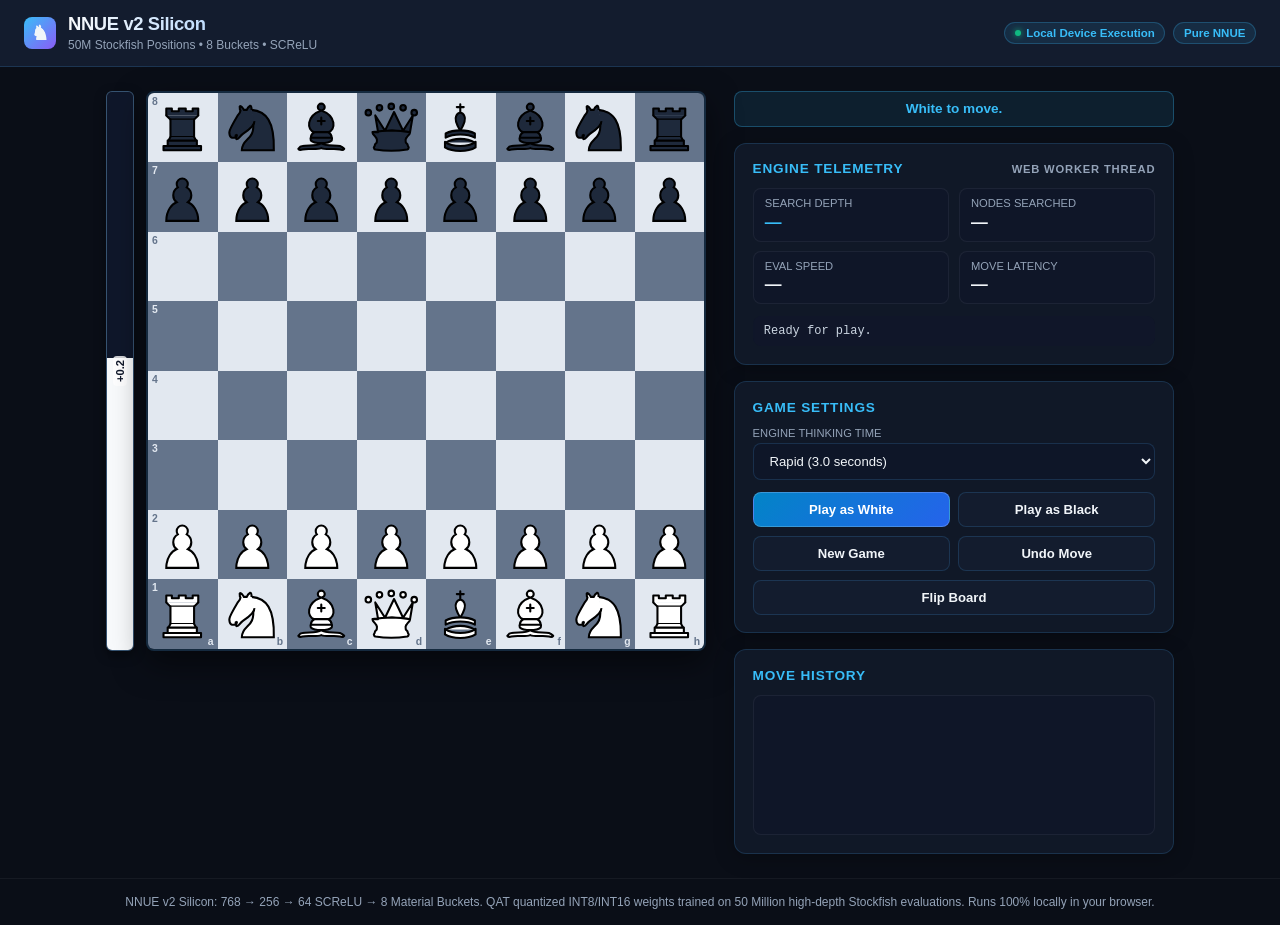
<file: index.html>
<!DOCTYPE html>
<html lang="en">
<head>
  <meta charset="UTF-8">
  <meta http-equiv="refresh" content="0; url=./docs/index.html">
  <title>NNUE v2 Silicon — Neural Network Chess Engine</title>
  <script>window.location.href = "./docs/index.html";</script>
</head>
<body style="background: #0a0e17; color: #f1f5f9; font-family: -apple-system, BlinkMacSystemFont, 'Segoe UI', Roboto, sans-serif; display: flex; align-items: center; justify-content: center; height: 100vh; margin: 0;">
  <p>Loading NNUE v2 Silicon... <a href="./docs/index.html" style="color: #38bdf8; text-decoration: none; font-weight: 600;">Click here if not redirected automatically</a>.</p>
</body>
</html>
</file>
<file: docs/style.css>
:root {
  --bg-primary: #0a0e17;
  --bg-secondary: #131c2e;
  --bg-card: rgba(19, 28, 46, 0.75);
  --border-color: rgba(66, 153, 225, 0.2);
  --border-highlight: rgba(66, 153, 225, 0.5);
  --accent-cyan: #38bdf8;
  --accent-blue: #3b82f6;
  --accent-purple: #8b5cf6;
  --accent-green: #10b981;
  --accent-red: #ef4444;
  --text-main: #f1f5f9;
  --text-muted: #94a3b8;
  --board-light: #e2e8f0;
  --board-dark: #64748b;
  --sq-selected: rgba(56, 189, 248, 0.45);
  --sq-last-move: rgba(234, 179, 8, 0.35);
  --sq-check: rgba(239, 68, 68, 0.55);
}

* {
  box-sizing: border-box;
  margin: 0;
  padding: 0;
  -webkit-tap-highlight-color: transparent;
}

body {
  font-family: -apple-system, BlinkMacSystemFont, "Segoe UI", Roboto, Oxygen, Ubuntu, Cantarell, sans-serif;
  background-color: var(--bg-primary);
  color: var(--text-main);
  min-height: 100vh;
  display: flex;
  flex-direction: column;
  overflow-x: hidden;
}

header {
  background: var(--bg-secondary);
  border-bottom: 1px solid var(--border-color);
  padding: 0.8rem 1.5rem;
  display: flex;
  justify-content: space-between;
  align-items: center;
  backdrop-filter: blur(8px);
}

.brand {
  display: flex;
  align-items: center;
  gap: 0.75rem;
}

.brand-icon {
  width: 32px;
  height: 32px;
  background: linear-gradient(135deg, var(--accent-cyan), var(--accent-purple));
  border-radius: 8px;
  display: flex;
  align-items: center;
  justify-content: center;
  font-size: 1.25rem;
  font-weight: bold;
}

.brand-text h1 {
  font-size: 1.15rem;
  font-weight: 700;
  letter-spacing: -0.02em;
  background: linear-gradient(90deg, #f8fafc, #93c5fd);
  -webkit-background-clip: text;
  -webkit-text-fill-color: transparent;
}

.brand-text span {
  font-size: 0.75rem;
  color: var(--text-muted);
}

.header-badges {
  display: flex;
  gap: 0.5rem;
}

.badge {
  font-size: 0.72rem;
  font-weight: 600;
  padding: 0.25rem 0.6rem;
  border-radius: 9999px;
  background: rgba(56, 189, 248, 0.1);
  color: var(--accent-cyan);
  border: 1px solid rgba(56, 189, 248, 0.25);
  display: flex;
  align-items: center;
  gap: 0.35rem;
}

.badge.pulse::before {
  content: "";
  width: 6px;
  height: 6px;
  border-radius: 50%;
  background: var(--accent-green);
  box-shadow: 0 0 6px var(--accent-green);
}

main {
  flex: 1;
  display: flex;
  justify-content: center;
  align-items: flex-start;
  padding: 1.5rem;
  gap: 1.75rem;
  max-width: 1200px;
  margin: 0 auto;
  width: 100%;
}

@media (max-width: 900px) {
  main {
    flex-direction: column;
    align-items: center;
    padding: 1rem 0.5rem;
  }
}

/* --- Chessboard & Eval Bar Container --- */
.game-container {
  display: flex;
  gap: 0.75rem;
  align-items: stretch;
}

.eval-bar-wrapper {
  width: 28px;
  background: #334155;
  border-radius: 6px;
  overflow: hidden;
  display: flex;
  flex-direction: column;
  position: relative;
  box-shadow: 0 4px 12px rgba(0, 0, 0, 0.4);
  border: 1px solid var(--border-color);
}

.eval-bar-black {
  background: #0f172a;
  width: 100%;
  height: 50%;
  transition: height 0.35s cubic-bezier(0.4, 0, 0.2, 1);
}

.eval-bar-white {
  background: #f8fafc;
  width: 100%;
  flex: 1;
}

.eval-score-label {
  position: absolute;
  top: 50%;
  left: 50%;
  transform: translate(-50%, -50%) rotate(-90deg);
  font-size: 0.7rem;
  font-weight: 700;
  color: #0f172a;
  background: rgba(255, 255, 255, 0.8);
  padding: 1px 4px;
  border-radius: 4px;
  white-space: nowrap;
  pointer-events: none;
}

.board-wrapper {
  position: relative;
  width: min(78vw, 560px);
  height: min(78vw, 560px);
  max-width: 560px;
  max-height: 560px;
  box-shadow: 0 12px 32px rgba(0, 0, 0, 0.5);
  border-radius: 8px;
  overflow: hidden;
  border: 2px solid var(--border-color);
}

.board {
  display: grid;
  grid-template-columns: repeat(8, 1fr);
  grid-template-rows: repeat(8, 1fr);
  width: 100%;
  height: 100%;
  user-select: none;
}

.square {
  position: relative;
  display: flex;
  align-items: center;
  justify-content: center;
  font-size: 0;
  cursor: pointer;
}

.square.light {
  background-color: var(--board-light);
}

.square.dark {
  background-color: var(--board-dark);
}

.square.selected {
  background-color: var(--sq-selected) !important;
}

.square.last-move {
  background-color: var(--sq-last-move) !important;
}

.square.in-check {
  background-color: var(--sq-check) !important;
}

.square .coord-label {
  position: absolute;
  font-size: 0.65rem;
  font-weight: 700;
  pointer-events: none;
}

.square.light .coord-label {
  color: var(--board-dark);
}

.square.dark .coord-label {
  color: var(--board-light);
}

.coord-label.rank {
  top: 3px;
  left: 4px;
}

.coord-label.file {
  bottom: 2px;
  right: 4px;
}

.square-dot {
  position: absolute;
  width: 26%;
  height: 26%;
  border-radius: 50%;
  background: rgba(56, 189, 248, 0.6);
  pointer-events: none;
  z-index: 5;
}

.square-ring {
  position: absolute;
  width: 82%;
  height: 82%;
  border-radius: 50%;
  border: 4px solid rgba(239, 68, 68, 0.7);
  pointer-events: none;
  z-index: 5;
}

.piece {
  width: 90%;
  height: 90%;
  background-size: contain;
  background-repeat: no-repeat;
  background-position: center;
  cursor: grab;
  z-index: 10;
  transition: transform 0.05s ease-out;
}

.piece:active {
  cursor: grabbing;
}

.piece.dragging {
  opacity: 0.75;
  transform: scale(1.15);
  pointer-events: none;
}

/* --- Control Panel & Sidebar --- */
.sidebar {
  flex: 1;
  display: flex;
  flex-direction: column;
  gap: 1rem;
  max-width: 440px;
  width: 100%;
}

.card {
  background: var(--bg-card);
  border: 1px solid var(--border-color);
  border-radius: 12px;
  padding: 1.1rem;
  backdrop-filter: blur(12px);
  box-shadow: 0 4px 20px rgba(0, 0, 0, 0.25);
}

.card-title {
  font-size: 0.85rem;
  font-weight: 700;
  text-transform: uppercase;
  letter-spacing: 0.06em;
  color: var(--accent-cyan);
  margin-bottom: 0.75rem;
  display: flex;
  align-items: center;
  justify-content: space-between;
}

/* Stats Grid */
.stats-grid {
  display: grid;
  grid-template-columns: repeat(2, 1fr);
  gap: 0.6rem;
  margin-bottom: 0.75rem;
}

.stat-box {
  background: rgba(15, 23, 42, 0.6);
  border: 1px solid rgba(255, 255, 255, 0.06);
  border-radius: 8px;
  padding: 0.5rem 0.7rem;
}

.stat-label {
  font-size: 0.7rem;
  color: var(--text-muted);
  text-transform: uppercase;
  margin-bottom: 0.2rem;
}

.stat-value {
  font-size: 1.05rem;
  font-weight: 700;
  font-feature-settings: "tnum";
}

.stat-value.highlight {
  color: var(--accent-cyan);
}

.engine-thought {
  background: rgba(15, 23, 42, 0.6);
  border-radius: 8px;
  padding: 0.5rem 0.7rem;
  font-family: ui-monospace, SFMono-Regular, Menlo, Monaco, Consolas, monospace;
  font-size: 0.75rem;
  color: #cbd5e1;
  min-height: 28px;
  display: flex;
  align-items: center;
  overflow-x: auto;
  white-space: nowrap;
}

/* Buttons and Controls */
.btn-row {
  display: grid;
  grid-template-columns: repeat(2, 1fr);
  gap: 0.5rem;
  margin-bottom: 0.6rem;
}

.btn {
  background: var(--bg-secondary);
  border: 1px solid var(--border-color);
  color: var(--text-main);
  padding: 0.55rem 0.85rem;
  border-radius: 8px;
  font-size: 0.82rem;
  font-weight: 600;
  cursor: pointer;
  display: flex;
  align-items: center;
  justify-content: center;
  gap: 0.4rem;
  transition: all 0.15s ease;
}

.btn:hover {
  background: rgba(56, 189, 248, 0.15);
  border-color: var(--accent-cyan);
  color: #ffffff;
}

.btn.primary {
  background: linear-gradient(135deg, #0284c7, #2563eb);
  border-color: rgba(255, 255, 255, 0.2);
  color: #ffffff;
}

.btn.primary:hover {
  filter: brightness(1.15);
}

.select-control {
  width: 100%;
  background: rgba(15, 23, 42, 0.8);
  border: 1px solid var(--border-color);
  color: var(--text-main);
  padding: 0.55rem 0.75rem;
  border-radius: 8px;
  font-size: 0.82rem;
  outline: none;
  cursor: pointer;
}

.select-control:focus {
  border-color: var(--accent-cyan);
}

/* Move History */
.history-container {
  height: 140px;
  overflow-y: auto;
  background: rgba(15, 23, 42, 0.6);
  border: 1px solid rgba(255, 255, 255, 0.06);
  border-radius: 8px;
  padding: 0.4rem 0.6rem;
  font-family: ui-monospace, SFMono-Regular, Menlo, monospace;
  font-size: 0.78rem;
}

.history-row {
  display: flex;
  padding: 0.2rem 0;
  border-bottom: 1px solid rgba(255, 255, 255, 0.03);
}

.history-num {
  width: 32px;
  color: var(--text-muted);
}

.history-move {
  flex: 1;
  cursor: pointer;
  padding: 0 4px;
  border-radius: 4px;
}

.history-move:hover {
  background: rgba(255, 255, 255, 0.1);
}

/* Status Banner */
.status-banner {
  padding: 0.6rem 0.9rem;
  border-radius: 8px;
  font-size: 0.85rem;
  font-weight: 600;
  text-align: center;
  background: rgba(56, 189, 248, 0.1);
  border: 1px solid rgba(56, 189, 248, 0.3);
  color: var(--accent-cyan);
}

.status-banner.checkmate {
  background: rgba(239, 68, 68, 0.15);
  border-color: rgba(239, 68, 68, 0.4);
  color: #fca5a5;
}

.status-banner.draw {
  background: rgba(234, 179, 8, 0.15);
  border-color: rgba(234, 179, 8, 0.4);
  color: #fde047;
}

footer {
  text-align: center;
  padding: 1rem;
  color: var(--text-muted);
  font-size: 0.75rem;
  border-top: 1px solid rgba(255, 255, 255, 0.05);
  margin-top: auto;
}

footer a {
  color: var(--accent-cyan);
  text-decoration: none;
}
</file>
